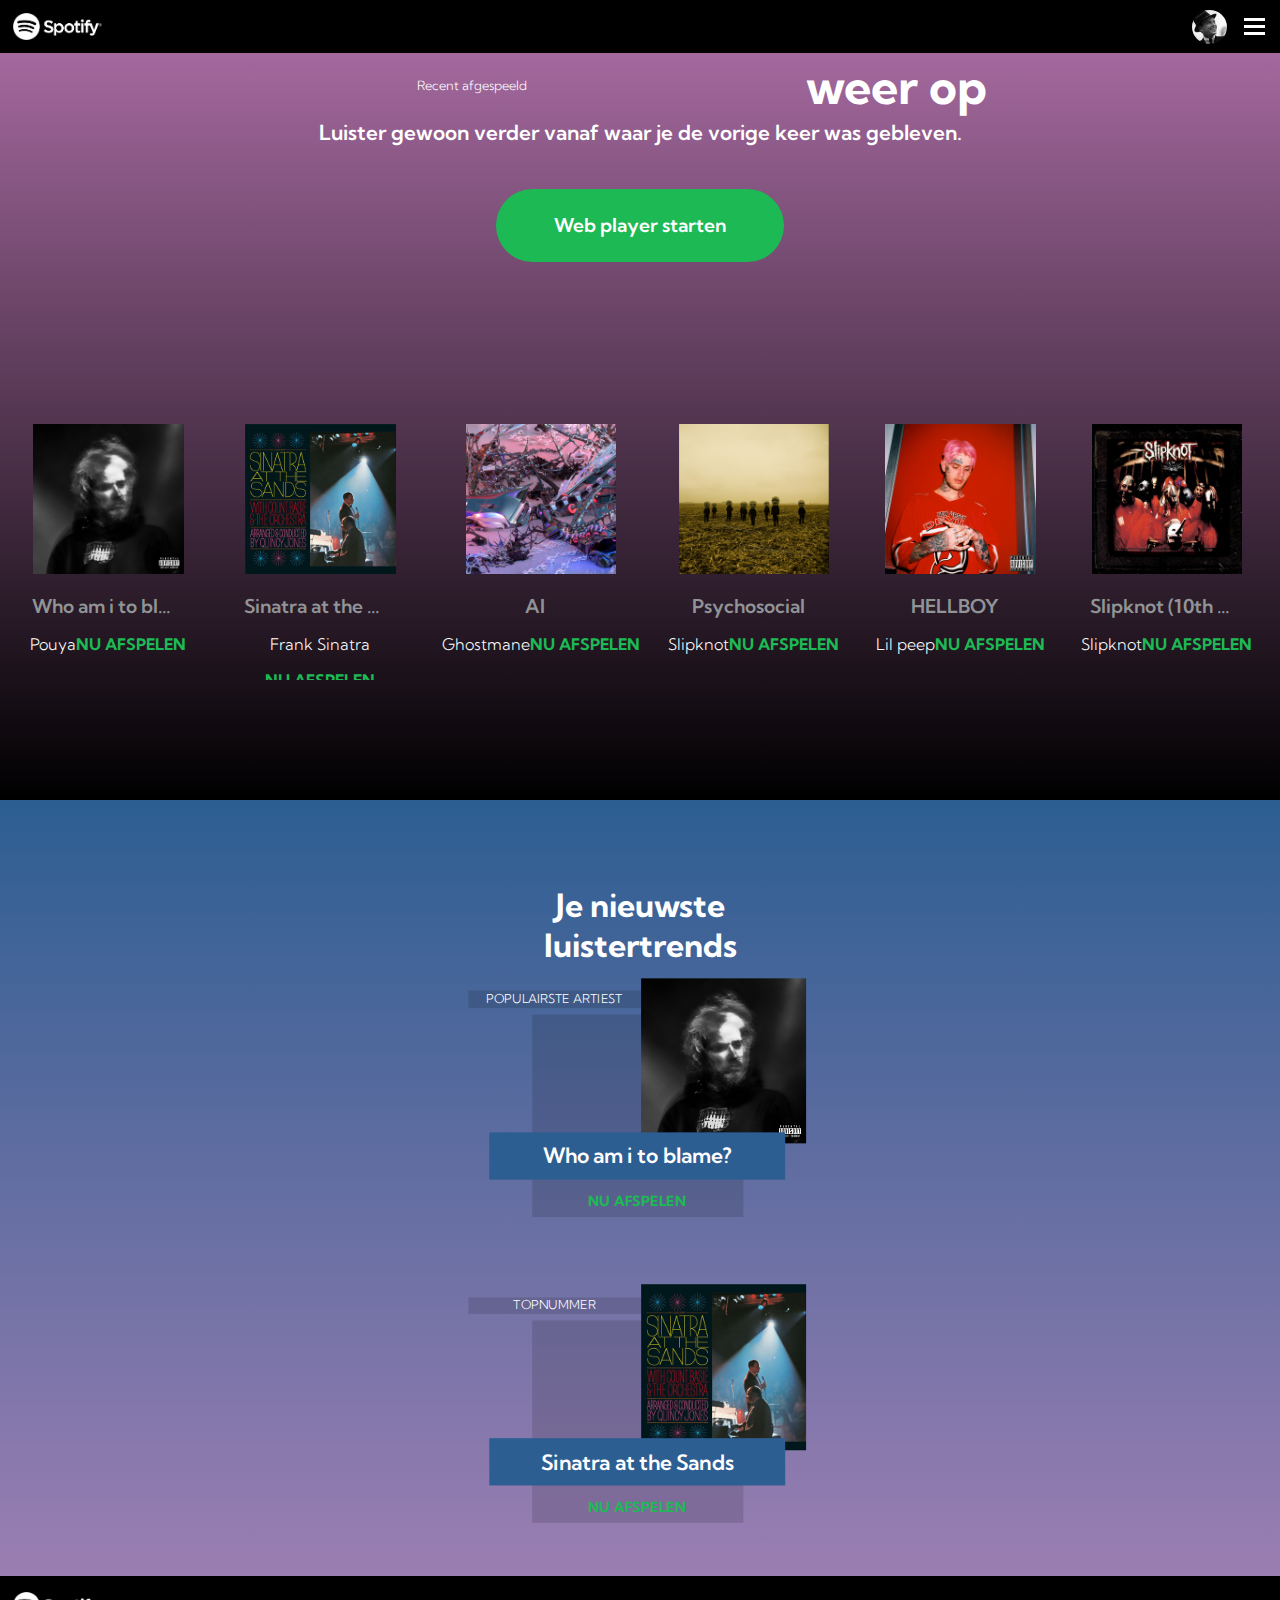
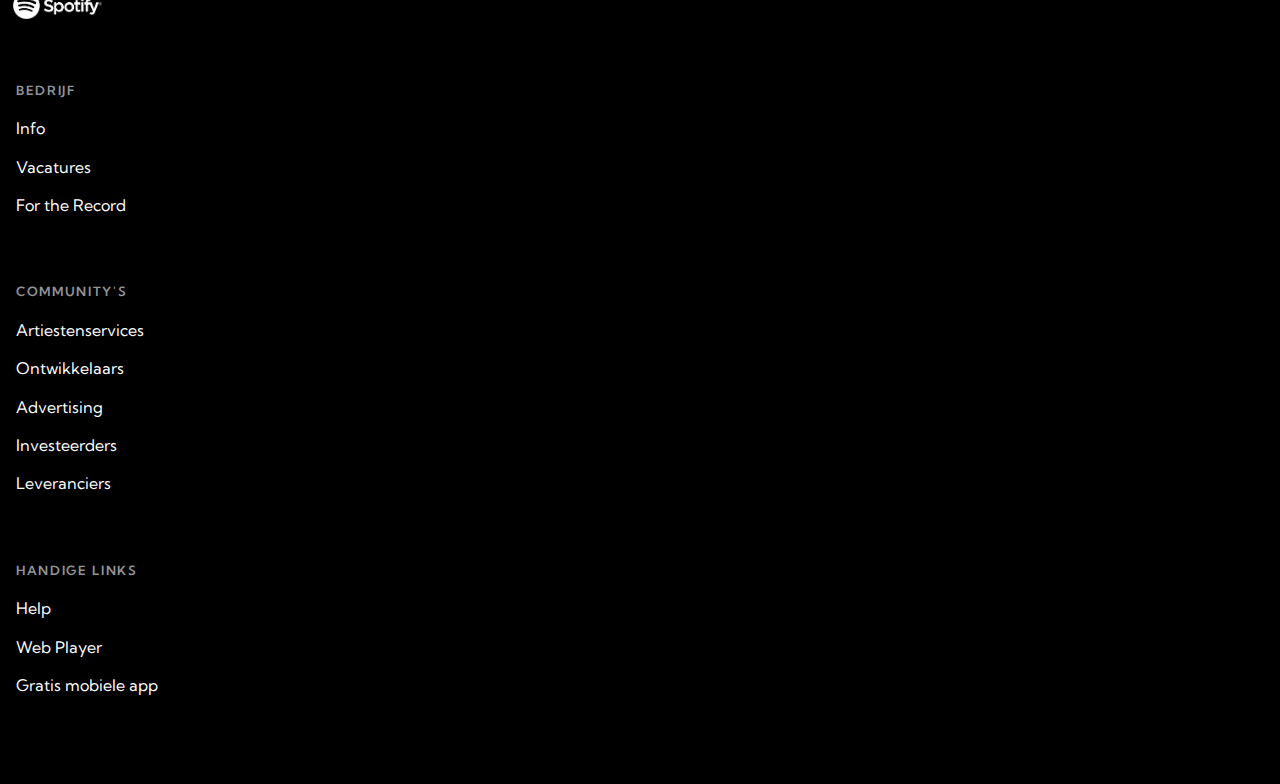
<file: index.html>
<!doctype html>
<html lang="nl">

<head>
	<meta charset="UTF-8">
	<meta name="author" content="jouw naam">
	<meta name="viewport" content="width=device-width, initial-scale=1">
	<link href="https://fonts.googleapis.com/css2?family=Kumbh+Sans:wght@300;400;700&display=swap" rel="stylesheet">
	<link href="styles/style.css" rel="stylesheet">

	<title>Frontend Tim de Roller</title>

</head>

<body>

	<header>
		<ul>
			<li>
				<a href="index.html">
					<img src="images/logo.png">
				</a>
			</li>
			<li>
				<img src="images/maggnessidon.jpg">
			</li>
			<li>
				<button id="burgermenu">
					<div id="burger1" class="burger1"></div>
					<div id="burger2" class="burger2"></div>
					<div id="burger3" class="burger3"></div>
				</button>
			</li>
		</ul>
			<nav id="menu" class="klapmenudicht">
				<a href="help.html">
					<h3>Help</h3>
				</a>
				<img src="images/logo.png">
			</nav>

	</header>

	<main id="page1">

		<section class="section1">

			<section>
				<h1>Recent afgespeeld</h1>
				<h2>Pik de draad weer op</h2>
				<p>Luister gewoon verder vanaf waar je de vorige keer was gebleven.</p>
				<button>Web player starten</button>
			</section>

				<ul>
					<a href="https://open.spotify.com/track/5j8WzS1Ep4wUxRbFX3mztq?si=yESRNbKJQtumWIB9mFwGUA">
						<li>
								<h3>Who am i to blame?</h3>
								<img src="images/pouya.jpg">
								<p>Pouya</p>
								<p>Nu afspelen</p>
						</li>
					</a>
					<a href="https://open.spotify.com/album/2m0W0n7zBYmRNs1QAgoa6Z?si=3J95WIxnQqmt5tWHuuepXQ">
						<li>
							<h3>Sinatra at the Sands</h3>
							<img src="images/frankie3.jpg">
							<p>Frank Sinatra</p>
							<p>Nu afspelen</p>
						</li>
					</a>
					<a href="https://open.spotify.com/track/4OcxBd349UIgErVz81V2TY?si=IOqQJwmBSuOoNui5QAYiSw">
						<li>
							<h3>AI</h3>
							<img src="images/ghostmane.jpg">
							<p>Ghostmane</p>
							<p>Nu afspelen</p>
						</li>
					</a>
					<a href="https://open.spotify.com/track/3RAFcUBrCNaboRXoP3S5t1?si=ZVu47NE-SYaqLFUce5FStQ">
						<li>
							<h3>Psychosocial</h3>
							<img src="images/slipknot.jpg">
							<p>Slipknot</p>
							<p>Nu afspelen</p>
						</li>
					</a>
					<a href="https://open.spotify.com/album/3PGFdp8MUJ25eJjUl0O58X?si=kzibtDQ2S7mO1IQPyS185Q">
						<li>
							<h3>HELLBOY</h3>
							<img src="images/lilpeep.jpg">
							<p>Lil peep</p>
							<p>Nu afspelen</p>
						</li>
					</a>
					<a href="https://open.spotify.com/album/2dL9Q5AtIv4Rw1L6lKcIUc?si=q4BRYY3jQJaw0uNVHcz8sg">
						<li>
							<h3>Slipknot (10th anniversary Edition)</h3>
							<img src="images/slipknot2.jpg">
							<p>Slipknot</p>
							<p>Nu afspelen</p>
						</li>
					</a>
				</ul>

		</section>

		<section class="section2">

				<h1>Je nieuwste luistertrends</h1>

				<ul>
					<a href="https://open.spotify.com/track/5j8WzS1Ep4wUxRbFX3mztq?si=yESRNbKJQtumWIB9mFwGUA">
						<li>
							<h2>Populairste artiest</h2>
							<h3>Who am i to blame?</h3>
							<img src="images/pouya.jpg">
							<p>Nu afspelen</p>
						</li>
					</a>
					<a href="https://open.spotify.com/album/2m0W0n7zBYmRNs1QAgoa6Z?si=3J95WIxnQqmt5tWHuuepXQ">
						<li>
							<h2>Topnummer</h2>
							<h3>Sinatra at the Sands</h3>
							<img src="images/frankie3.jpg">
							<p>Nu afspelen</p>
						</li>
					</a>
				</ul>

		</section>

	</main>

	<footer>

		<img src="images/logo.png" alt="spotify logo">

		<ul>

			<li>
				Bedrijf
			</li>
			<li>
				<a>
					Info
				</a>
			</li>
			<li>
				<a>
					Vacatures
				</a>
			</li>
			<li>
				<a>
					For the Record
				</a>
			</li>
		</ul>

		<ul>
			<li>
				Community's
			</li>
			<li>
				<a>
					Artiestenservices
				</a>
			</li>
			<li>
				<a>
					Ontwikkelaars
				</a>
			</li>
			<li>
				<a>
					Advertising
				</a>
			</li>
			<li>
				<a>
					Investeerders
				</a>
			</li>
			<li>
				<a>
					Leveranciers
				</a>
			</li>
		</ul>

		<ul>
			<li>
				Handige links
			</li>
			<li>
				<a>
					Help
				</a>
			</li>
			<li>
				<a>
					Web Player
				</a>
			</li>
			<li>
				<a>
					Gratis mobiele app
				</a>
			</li>
		</ul>

	</footer>

	<script src="scripts/script.js"></script>

</body>

</html>
</file>
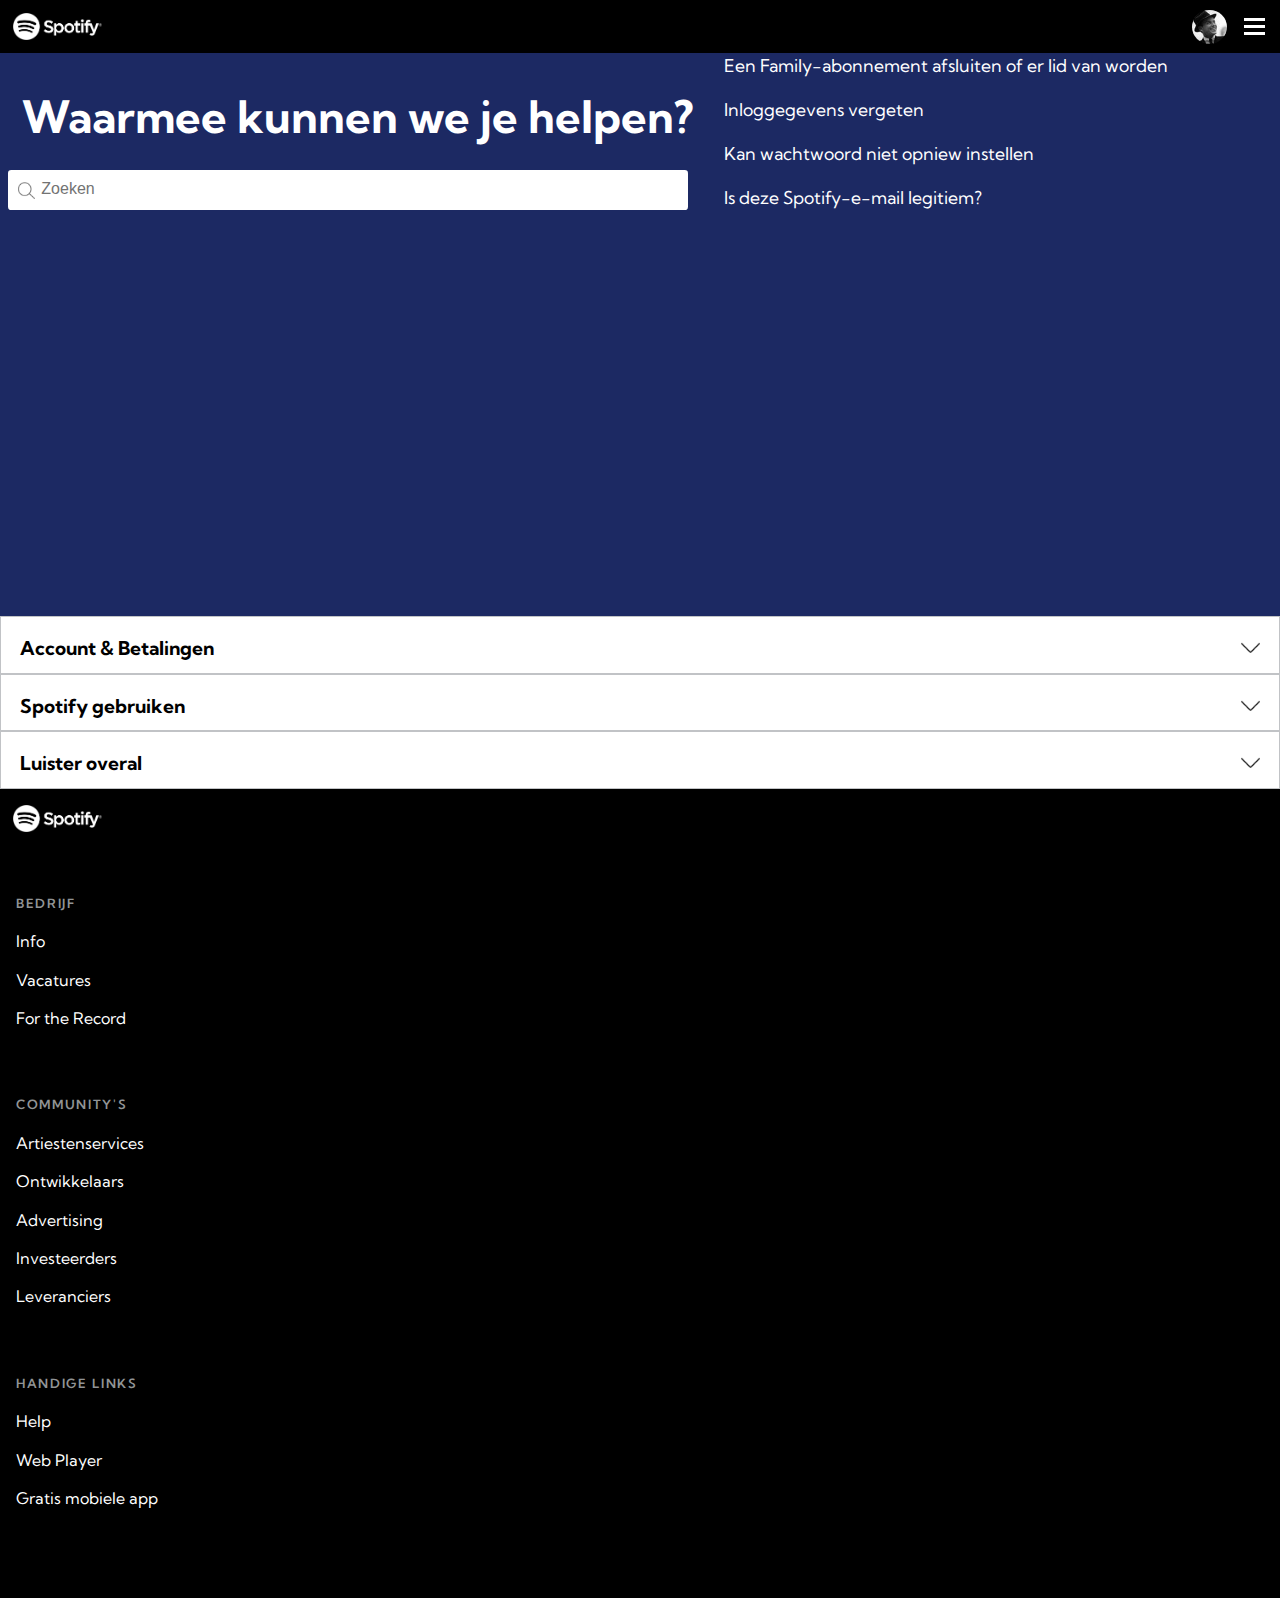
<file: help.html>
<!doctype html>
<html lang="nl">

<head>
	<meta charset="UTF-8">
	<meta name="author" content="jouw naam">
	<meta name="viewport" content="width=device-width, initial-scale=1">
	<link href="https://fonts.googleapis.com/css2?family=Kumbh+Sans:wght@300;400;700&display=swap" rel="stylesheet">
	<!-- <link rel="stylesheet" href="stylesheet.css" type="text/css" charset="utf-8" /> -->
	<link href="styles/style.css" rel="stylesheet">

	<title>Frontend Tim de Roller</title>

</head>

<body>

	<div id="deLeukeDingen">

	</div>

	<div id="audio" hidden>
		<audio src="" id="muziek"></audio>
	</div>

	<header>
		<ul>
			<li id="headerLogo">
				<a href="index.html" id="logoIndex">
					<img src="images/logo.png">
				</a>
			</li>
			<li>
				<img src="images/maggnessidon.jpg">
			</li>
			<li>
				<button id="burgermenu">
					<div id="burger1" class="burger1"></div>
					<div id="burger2" class="burger2"></div>
					<div id="burger3" class="burger3"></div>
				</button>
			</li>
		</ul>
			<nav id="menu" class="klapmenudicht">
				<a href="help.html">
					<h3>Help</h3>
				</a>
				<img src="images/logo.png">
			</nav>

	</header>

	<main id="page2">

		<section class="section1">

			<section>
				<h1>Waarmee kunnen we je helpen?</h1>
        <input type="search" name="zoeken" id="zoeken" placeholder="Zoeken" autocomplete="off">
			</section>

			<ul>
				<li>
					<a>
						<h2>Beste oplossingen</h2>
					</a>
				</li>
				<li>
					<a>
						<h3>Een Family-abonnement afsluiten of er lid van worden</h3>
					</a>
				</li>
				<li>
					<a>
						<h3>Inloggegevens vergeten</h3>
					</a>
				</li>
				<li>
					<a>
						<h3>Kan wachtwoord niet opniew instellen</h3>
					</a>
				</li>
				<li>
					<a>
						<h3>Is deze Spotify-e-mail legitiem?</h3>
					</a>
				</li>
			</ul>

		</section>

		<section class="section2">

			<button id="betalen">
				<h3>Account & Betalingen</h3>
				<div id="pijltje"></div>
			</button>
			<ul class="uldicht" id="betalenUl">
				<li>
					<a>Help bij je account</a>
				</li>
				<li>
					<a>Help bij betalingen</a>
				</li>
				<li>
					<a>Abonnementsopties</a>
				</li>
				<li>
					<a>Premium Family</a>
				</li>
				<li>
					<a>Premium Duo</a>
				</li>
				<li>
					<a>Premium Student</a>
				</li>
				<li>
					<a>Privacy & Veiligheid</a>
				</li>
				<li>
					<a>Oplossing van onlinegeschillen</a>
				</li>
			</ul>

			<button id="gebruiken">
				<h3>Spotify gebruiken</h3>
				<div id="pijltje2"></div>
			</button>
			<ul class="uldicht" id="gebruikenUl">
				<li>
					<a>Aan de slag</a>
				</li>
				<li>
					<a>Afspeellijsten</a>
				</li>
				<li>
					<a>Functies</a>
				</li>
				<li>
					<a>Systeem en instellingen</a>
				</li>
				<li>
					<a>Problemen oplossen</a>
				</li>
			</ul>

			<button id="luisteren">
				<h3>Luister overal</h3>
				<div id="pijltje3"></div>
			</button>
			<ul class="uldicht" id="luisterenUl">
				<li>
					<a>Luidsprekers</a>
				</li>
				<li>
					<a>Tv's</a>
				</li>
				<li>
					<a>Auto's</a>
				</li>
				<li>
					<a>Gaming</a>
				</li>
				<li>
					<a>Smartwatches</a>
				</li>
				<li>
					<a>Smart displays</a>
				</li>
				<li>
					<a>Spraakassistenten</a>
				</li>
			</ul>

		</section>

	</main>

	<footer>

		<img src="images/logo.png" alt="spotify logo">

		<ul>

			<li>
				Bedrijf
			</li>
			<li>
				<a>
					Info
				</a>
			</li>
			<li>
				<a>
					Vacatures
				</a>
			</li>
			<li>
				<a>
					For the Record
				</a>
			</li>
		</ul>

		<ul>
			<li>
				Community's
			</li>
			<li>
				<a>
					Artiestenservices
				</a>
			</li>
			<li>
				<a>
					Ontwikkelaars
				</a>
			</li>
			<li>
				<a>
					Advertising
				</a>
			</li>
			<li>
				<a>
					Investeerders
				</a>
			</li>
			<li>
				<a>
					Leveranciers
				</a>
			</li>
		</ul>

		<ul>
			<li>
				Handige links
			</li>
			<li>
				<a>
					Help
				</a>
			</li>
			<li>
				<a>
					Web Player
				</a>
			</li>
			<li>
				<a>
					Gratis mobiele app
				</a>
			</li>
		</ul>

	</footer>

	<script src="scripts/script.js"></script>
  <script src="scripts/page2.js"></script>

</body>

</html>
</file>
<file: styles/style.css>
/* CSS Document */
*, *::after, *::before {
  box-sizing:border-box;
}

/*
Speciaal font voor DVD
Bron: https://www.pagecloud.com/blog/how-to-add-custom-fonts-to-any-website */
@font-face {
    font-family: 'digitalsymbolsregular';
    src: url('../fonts/dvd-webfont.woff2') format('woff2'),
         url('../fonts/dvd-webfont.woff') format('woff');
    font-weight: normal;
    font-style: normal;

}

body {
  transition: 1s;
  font-family: 'Kumbh Sans', sans-serif;
  color: #fff;
  margin: 0;
  right: 0;
  left: 0;
  -webkit-tap-highlight-color: transparent;
}

/* header */

header {
  position: fixed;
  background-color: black;
  top: 0;
  left: 0;
  right: 0;
  height: 3.3em;
  margin: 0;
  z-index: 100;
}

header ul {
  align-items: center;
  left: 0;
  right: 0;
  top: -0.4em;
  position: absolute;
  display: flex;
  flex-wrap: nowrap;
  justify-content: space-between;
}

header ul li:first-of-type {
  margin-right: auto;
  margin-left: -1.7em;
}

header ul li:nth-of-type(2){
  color: white;
  list-style-type: none;
  margin: 0 2.6em 0em 0em;
}

header ul li:nth-of-type(3){
  color: white;
  list-style-type: none;
  margin: 0 0.7em 0em 0em;
}

header ul li {
  color: white;
  list-style-type: none;
}

header ul li:first-of-type img {
  width: 5.6em;
}

header ul li:nth-of-type(2) img {
  width: 2.2em;
  border-radius: 50%;
}

header ul li:nth-of-type(3) img {
  width: 2.5em;
  border-radius: 50%;
}

header nav img {
  width: 5.6em;
  bottom: 4.1em;
  left: 2.6em;
  position: absolute;
}

header #menu a {
  width: 5.6em;
  font-size: 1.5em;
  left: 1.5em;
  top: 3em;
  position: absolute;
  color: white;
  text-decoration: none;
  transition: 0.1s
}

header #menu a:focus {
  outline: none
  color: #1ed760;
}

header #menu a:active {
  transition: 0s;
  border: none;
  color: #1ed760;
}

header #menu a:hover {
  text-shadow: 0.08em 0.05em 0 #1ed76090;
}

/* hamburger menu */

#burgermenu {
  z-index: 50;
  height: 0.3em;
  width: 1.7em;
  position: absolute;
  margin: 0 0 0 -2.3em;
  background: transparent;
  border: none;
  outline: none;
}

#burgermenu:hover {
  transform: scale(1.1);
}

#burgermenu:focus {
  transform: scale(1.1);
}

.burger1 {
  top: -0.8em;
  position: absolute;
  background-color: white;
  height: 0.2em;
  width: 1.6em;
  transition: 0.2s;
}

.burger1rot {
  transform: rotate(-50deg);
  top: -0.3em;
}

.burger2 {
  top: -0.3em;
  position: absolute;
  background-color: white;
  height: 0.2em;
  width: 1.6em;
  transition: 0.2s;
}

.burger2rot {
  opacity: 0;
}

.burger3 {
  top: 0.2em;
  position: absolute;
  background-color: white;
  height: 0.23em;
  width: 1.6em;
  transition: 0.2s;
}

.burger3rot {
  transform: rotate(50deg);
  top: -0.3em;
}

.klapmenudicht {
  position: fixed;
  z-index: 49;
  width: 100%;
  top: 0;
  right: 0;
  left: 0;
  bottom: 0;
  background-color: #00000010;
  transition: 0.2s;
  transform: translateX(100%);
  opacity: 0;
}

.klapmenuopen {
  transition: 0.2s;
  background-color: #000000;
  transform: translateX(0em);
  opacity: 1;
}

/* main */
/* 1e section */

#page1 .section1 {
  z-index: 1;
  justify-content: center;
  display: flex;
  flex-wrap: wrap;
  position: relative;
  background-color: #9b7eb2;
  background-image: linear-gradient(#af70a9, black 100%);
  height: 50em;
  margin: 0;
}

#page1 .section1 section:first-of-type {
  justify-content: center;
  display: flex;
  flex-wrap: wrap;
  position: relative;
  height: 19em;
  margin: 0;
  left: 0;
  right: 0;
}

#page1 .section1 section:first-of-type h1 {
  flex-basis: 40%;
  font-size: 0.8em;
  text-align: center;
  margin: 6em 0 0 0;
  top: 0em;
  font-weight: 300;
}

#page1 .section1 section:first-of-type h2 {
  max-width: 7em;
  font-size: 3em;
  text-align: center;
  line-height: 1.2;
  margin: 0;
}

#page1 .section1 section:first-of-type p {
  font-size: 1.3em;
  text-align: center;
  margin: 0;
  line-height: 1.3;
  flex-basis: 90%;
  font-weight: 600;
}

#page1 .section1 section:first-of-type button {
  font-family: 'Kumbh Sans', sans-serif;
  color: white;
  background-color: #1db954;
  border-radius: 4em;
  border: none;
  outline: none;
  font-size: 1.2em;
  height: 3.8em;
  width: 15em;
  margin: 2em 0;
  font-weight: 600;
  transition: 0.2s
}

#page1 .section1 section:first-of-type button:hover {
  background-color: #1ED760;
  transition: 0.2s
}

#page1 .section1 section:first-of-type button:focus {
  background-color: #1ED760;
  transition: 0.2s
}

#page1 .section1 section:first-of-type button:active {
  transform: scale(1.05);
  transition: 0.2s
}

/* Ul */

#page1 .section1 section:nth-of-type(2){
  margin: 0;
}

#page1 .section1 ul {
  height:16em;
  width: 112%;
  margin: 0 0 0 -1.4em;
  display: flex;
  overflow-x: scroll;
  overflow-y: hidden;
}

#page1 .section1 ul a {
  text-decoration: none;
}

#page1 .section1 ul li {
  display: flex;
  font-size: 2em;
  flex-basis: 10%;
  flex-wrap: wrap;
  justify-content: center;
  margin: 0 0.6em 0 0;
}

#page1 .section1 ul li:last-of-type {
  padding: 0;
}

#page1 .section1 ul li img {
  width: 4.7em;
  height: 4.7em;
  order: 	1;
}

#page1 .section1 ul li h3:first-of-type {
  color: #919496;
  font-size: 0.6em;
  margin: 1em 0 0 0;
  font-weight: 600;
  width: 8em;
  padding: 0 0.6em 0em 0;
  text-align: center;
  order: 2;
  /* voor de ... omdat het te lang is */
  display: block;
  text-overflow: ellipsis;
  white-space: nowrap;
  overflow: hidden;
}

#page1 .section1 ul:first-of-type li p:first-of-type {
  font-size: 0.5em;
  margin: 1em 0 0 0;
  color: #fff;
  font-weight: 300;
  order: 3;
}

#page1 .section1 ul:first-of-type li p:nth-of-type(2) {
  font-size: 0.5em;
  margin: 1em 0 0 0;
  color: #1DB954;
  text-transform: uppercase;
  font-weight: 700;
  order: 4;
}

/* 2e section */

#page1 .section2 {
  z-index: 1;
  justify-content: center;
  display: flex;
  flex-wrap: wrap;
  position: relative;
  background-image: linear-gradient(#2c5e92, #9b7eb2 100%);
  height: 100%;
  margin: 0;
}

#page1 .section2 section:nth-of-type(2){
  margin: 0;
}
#page1 .section2 h1 {
   text-align: center;
   padding: 2em 0 1em 0;
   width: 11em;
 }

#page1 .section2 ul {
  width: 90%;
  margin: 0 0 0 -1.4em;
  display: flex;
  overflow-x: scroll;
  overflow-y: hidden;
  flex-direction: column;
  position: relative;
  bottom: 3em;
  transform: scale(1.1);
}

#page1 .section2 ul a {
  text-decoration: none;
}

#page1 .section2 ul li {
  display: flex;
  font-size: 2em;
  flex-basis: 10%;
  flex-wrap: wrap;
  justify-content: center;
  margin: 1em 0.78em 3em 0;
  position: relative;
}

#page1 .section2 ul li img {
  z-index: 2;
  width: 4.7em;
  height: 4.7em;
  order: 3;
}

#page1 .section2 ul li h2:first-of-type {
  font-size: 0.35em;
  margin: 1em 0 0.5em 0;
  color: #fff;
  text-transform: uppercase;
  font-weight: 300;
  background-color: #00000020;
  width: 14em;
  height: 1.4em;
  text-align: center;
  order: 1;
}

#page1 .section2 ul li h3:first-of-type {
  z-index: 3;
  color: #fff;
  font-size: 0.6em;
  margin: 0;
  font-weight: 600;
  width: 14em;
  text-align: center;
  bottom: -1.7em;
  background-color: #2d5e92;
  padding: 0.5em 0em 0.5em 0em;
  position: absolute;
  order: 2;
  /* voor de ... als het te lang is */
  display: block;
  text-overflow: ellipsis;
  white-space: nowrap;
  overflow: hidden;
}


#page1 .section2 ul li p:first-of-type {
  z-index: 1;
  font-size: 0.4em;
  margin: 1em 0 0em 0;
  color: #1DB954;
  text-transform: uppercase;
  font-weight: 700;
  position: absolute;
  text-align: center;
  bottom: -5.2em;
  background-color: #00000020;
  width: 15em;
  height: 14.4em;
  padding: 12.6em 0 0 0;
  order: 4;
}

/* page 2
section 1 */

#page2 {
  transition: 5s;
}

#page2 .section1 {
  z-index: 1;
  display: flex;
  flex-wrap: wrap;
  position: relative;

  /* achtergrond van spotify gehaald */
  background: url(https://support.scdn.co/web/_next/static/assets/6f8ae0e/search-mobile.webp) top/100% no-repeat #1c2963;
  height: 38.5em;
  margin: 0;
}

#page2 .section1 section:first-of-type h1 {
  font-size: 2.8em;
  margin: 2em 0.5em 0 0.5em;
  font-weight: 700;
  line-height: 1.2em;
  text-align: center;
}

input {
  line-height: 3em;
  padding: 0 1em;
  color: black;
  background-color: white;
  border: none;
  border-radius: 0.25em;
  outline: none;
  appearance: none;
  width: 95%;
  margin: 2em 0 0 0.6em;
  transition: 0.1s
}

input::placeholder {
  color: #737373;
  font-size: 1.2em;
  font-weight: 400;
}

input[type="search"] {
  position:relative;
  padding:0 1em 0 2.5em;
  background-image: url("../images/search.png");
  background-repeat:no-repeat;
  background-size:1.25em auto;
  background-position:.75em center;
}

/* states voor alle inputs */
input:hover {
  box-shadow: 0.5em 0.5em 1em black;
}

input:focus {
  box-shadow: 0.5em 0.5em 1em black;
  transform: scale(1.03);
}

/* bron: https://stackoverflow.com/questions/22928819/override-the-webkit-search-cancel-button
dit is om het kruisje te veranderen bij de zoekbalk*/
input[type="search"]::-webkit-search-cancel-button {

  /* Remove default */
  -webkit-appearance: none;

  background-repeat:no-repeat;
  background-size:1.25em auto;
  background-position: 0 center;
  position:relative;
  right: 0;
  height: 17px;
  width: 17px;
  background-image: url("../images/kruis2.png");
}

/*de leuke dingen voor in zoeken */
.dvdDIV {
  position: fixed;
  width: 100%;
  height: 100%;
  z-index: 106;
  background-color: green;
}

.dvd {
  position: absolute;
  opacity: 0;
  font-family: 'digitalsymbolsregular', Arial, sans-serif;
}

.dvdAnimatie {
  margin: 0;
  position: fixed;
  font-size: 5em;
  z-index: 101;
  animation: dvd 40s;
  animation-iteration-count: infinite;
  animation-timing-function: linear;
  opacity: 1;
}

#deLeukeDingen {
  transition: 5s;
  width: 100%;
  height: 100%;
}

.starwars {
  transition: 10s;
  background-color: black;
  z-index: 99;
  position: fixed;
}

.starwarsBackground {
  animation: starwarsVechtenBackground 15s;
  animation-iteration-count: infinite;
}

.saberStok {
  animation: starwarsStok 34s;
  animation-fill-mode: forwards;
}

.saberRechts {
  animation: starwarsRechts 34s;
  animation-fill-mode: forwards;
}

.saberLinks {
  animation: starwarsLinks 34s;
  animation-fill-mode: forwards;
}

.zwaaien {
  animation: starwarsVechten 15s;
  animation-iteration-count: infinite;
  animation-timing-function: ease-in-out;
}

@keyframes starwarsStok {
  0% {
    transform: translate( 0, 0);
  }
  50% {
    top: 0;
    width: 23vw;
    height: 0.5em;
    transform: translate(-50vw, 47vh);
    z-index: 2;
    border-radius: 0.2em;
    border: darkgray 1px solid;
    background-color: gray;
  }
  100% {
    top: 0;
    width: 23vw;
    height: 0.5em;
    transform: translate(-50vw, 47vh);
    z-index: 2;
    border-radius: 0.2em;
    border: darkgray 1px solid;
    background-color: gray;
  }
}

@keyframes starwarsRechts {
  0% {
    transform: translate( 0, 0);
  }
  50% {
    top: 0;
    width: 23vw;
    height: 0.5em;
    transform: translate(-50vw, 47vh);
    z-index: 1;
    border-radius: 0.2em;
    border: darkgray 1px solid;
    box-shadow: 0 0 0 black;
    background-color: gray;
  }
  55% {
    top: 0;
    width: 0vw;
    height: 0.5em;
    transform: translate(-50vw, 47vh);
    z-index: 1;
    border-radius: 0.2em;
    border: none;
    background-color: gray;
    box-shadow: 0 0 0 black;
  }
  63% {
    top: 0;
    width: 0vw;
    height: 0.5em;
    transform: translate(-28vw, 47vh);
    z-index: 1;
    border-radius: 0.2em;
    background-color: black;
    box-shadow: 0 0 0 black;
  }
  65% {
    top: 0;
    width: 36vw;
    height: 0.5em;
    transform: translate(-28vw, 47vh);
    background-color: red;
    border-radius: 2em;
    box-shadow: 0em 0em 1em red;
    z-index: 1;
  }
  100% {
    top: 0;
    width: 36vw;
    height: 0.5em;
    transform: translate(-28vw, 47vh);
    background-color: red;
    border-radius: 2em;
    box-shadow: 0em 0em 1em red;
    z-index: 1;
  }
}

@keyframes starwarsLinks {
  0% {
    transform: translate( 0, 0);
  }
  50% {
    top: 0;
    width: 23vw;
    height: 0.5em;
    transform: translate(-50vw, 47vh);
    z-index: 1;
    border-radius: 0.2em;
    border: darkgray 1px solid;
    background-color: gray;
    box-shadow: 0 0 0 black;
  }
  55% {
    top: 0;
    width: 0vw;
    height: 0.5em;
    transform: translate(-50vw, 47vh);
    z-index: 1;
    border-radius: 0.2em;
    border: none;
    background-color: black;
    box-shadow: 0 0 0 black;
  }
  63% {
    top: 0;
    width: 0vw;
    height: 0.5em;
    transform: translate(-49vw, 47vh);
    background-color: red;
    border-radius: 2em;
    box-shadow: 0 0 0 black;
    z-index: 1;
  }
  65% {
    top: 0;
    width: 36vw;
    height: 0.5em;
    transform: translate(-85vw, 47vh);
    background-color: red;
    border-radius: 2em;
    box-shadow: 0em 0em 1em red;
    z-index: 1;
  }
  100% {
    top: 0;
    width: 36vw;
    height: 0.5em;
    transform: translate(-85vw, 47vh);
    background-color: red;
    border-radius: 2em;
    box-shadow: 0em 0em 1em red;
    z-index: 1;
  }
}

@keyframes starwarsVechten {
  0% {
    transform: translate( 0, 0);
  }
  10% {
    transform: rotate3d(18, 23, -8, 50deg);
  }
  20% {
    transform: rotate3d(44, 43, 57, 38deg) translate(-23vw, 20vh) rotate(20deg);
  }
  30% {
    transform: rotate3d(44, -10, -9, 38deg) translate(23vw, 20vh) rotate(60deg);
  }
  40% {
    transform: rotate3d(15, -10, -9, 41deg) translate(-23vw, 45vh) rotate(30deg);
  }
  50% {
    transform: rotate3d(1, 1, 10, 75deg) translate(10vw, -32vh) rotate(-10deg);
  }
  60% {
    transform: rotate3d(29, 1, 10, 75deg) translate(10vw, 32vh) rotate(20deg);
  }
  70% {
    transform: rotate3d(0, 20, 10, 51deg) translate(37vw, 31vh) rotate(-10deg);
  }
  80% {
    transform: rotate3d(0, 20, 10, 152deg) translate(37vw, 31vh) rotate(-20deg);
  }
  90% {
    transform: rotate3d(0, 20, 10, -57deg) translate(-55vw, 31vh) rotate(0deg);
  }
  100% {
    transform: translate( 0, 0);
  }
}

@keyframes starwarsVechtenBackground {
  0% {
    box-shadow: inset 0px 1em 30px #FF000080;
  }
  10% {
    box-shadow: inset -20px 1.5em 30px #FF000080;
  }
  20% {
    box-shadow: inset 20px 1.5em 30px #FF000080;
  }
  30% {
    box-shadow: inset 20px 1em 30px #FF000080;
  }
  40% {
    box-shadow: inset 20px -1em 30px #FF000080;
  }
  50% {
    box-shadow: inset 20px 2em 30px #FF000080;
  }
  60% {
    box-shadow: inset 37px 2em 30px #FF000080;
  }
  70% {
    box-shadow: inset 11px -2em 30px #FF000080;
  }
  80% {
    box-shadow: inset 21px -1em 30px #FF000080;
  }
  90% {
    box-shadow: inset -22px -1em 30px #FF000080;
  }
  100% {
    box-shadow: inset 0px 1em 30px #FF000080;
  }
}

@keyframes dvd {
  0% {
     transform: translate(0, 0);
     color: blue;
  }
  10% {
     transform: translate(calc(100vw - 42vw), calc(100vh - 8.7vh));
     color: green;
  }
  17% {
     transform: translate(calc(100vw - 100vw), calc(100vh - 50vh));
     color: red;
  }
  26% {
     transform: translate(calc(100vw - 42vw), calc(100vh - 91vh));
     color: purple;
  }
  28% {
     transform: translate(calc(100vw - 60vw), calc(100vh - 100vh));
     color: blue;
  }
  39% {
     transform: translate(calc(100vw - 100vw), calc(100vh - 47vh));
     color: yellow;
  }
  47% {
    transform: translate(calc(100vw - 42vw), calc(100vh - 13vh));
    color: orange;
  }
  48.5% {
     transform: translate(calc(100vw - 49vw), calc(100vh - 8.7vh));
     color: red;
  }
  57% {
     transform: translate(calc(100vw - 100vw), calc(100vh - 49.7vh));
     color: purple;
  }
  62% {
     transform: translate(calc(100vw - 42vw), calc(100vh - 71.7vh));
     color: orange;
  }
  70% {
     transform: translate(calc(100vw - 100vw), calc(100vh - 91.7vh));
     color: green;
  }
  74% {
     transform: translate(calc(100vw - 71vw), calc(100vh - 99.7vh));
     color: pink;
  }
  80% {
     transform: translate(calc(100vw - 42vw), calc(100vh - 77.7vh));
     color: purple;
  }
  90% {
     transform: translate(calc(100vw - 50vw), calc(100vh - 8.7vh));
     color: red;
  }
  100% {
    transform: translate(0, 0);
    color: blue;
  }
}

.starfoxvoor {
  animation: barrelrollvoor 8.5s;
  animation-timing-function: ease-in-out;
}

.starfox {
  animation: barrelroll 8s;
  animation-timing-function: ease-in-out;
  animation-iteration-count: infinite;
}

.starfoxBackground {
  background: url(../images/starfoxbackground.gif) no-repeat;
  background-size: 100% 100vh;
}

@keyframes barrelrollvoor {
  0% {
    transform: 0;
  }
  100% {
    transform: perspective(10em) rotateX(60deg) scale(0.21);
    height: 38em;
    width: 100vw;
    box-shadow: 0em 13em 8em -5em #ff993380;
  }
}

@keyframes barrelroll {
  0% {
    transform: perspective(10em) rotateX(60deg) scale(0.21);
    height: 38em;
    width: 100vw;
    box-shadow: 0em 13em 8em -5em #ff993380;
  }
  10% {
    transform: perspective(10em) rotateZ(60deg) rotateX(60deg) scale(0.21);
    height: 38em;
    width: 100vw;
    box-shadow: 0em 13em 8em -5em #ff993380;
  }
  20% {
    transform: perspective(10em) rotateZ(-60deg) rotateX(60deg) scale(0.21);
    height: 38em;
    width: 100vw;
    box-shadow: 0em 18em 8em -5em #ff660080;
  }
  40% {
    transform: perspective(10em) rotateZ(359deg) rotateX(60deg) scale(0.21);
    height: 38em;
    width: 100vw;
    box-shadow: 0em 15em 10em -5em #ffcc0080;
  }
  50% {
    transform: perspective(10em) rotateZ(0deg) rotateX(60deg) scale(0.21);
    height: 38em;
    width: 100vw;
    box-shadow: 0em 16em 10em -5em #ff993380;
  }
  60% {
    transform: perspective(10em) rotateZ(-50deg) rotateX(60deg) scale(0.21);
    height: 38em;
    width: 100vw;
    box-shadow: 0em 15em 8em -5em #ff660080;
  }
  70% {
    transform: perspective(10em) rotateZ(50deg) rotateX(60deg) scale(0.21);
    height: 38em;
    width: 100vw;
    box-shadow: 0em 17em 7em -5em #ffcc0080;
  }
  80% {
    transform: perspective(10em) rotateZ(-400deg) rotateX(60deg) scale(0.21);
    height: 38em;
    width: 100vw;
    box-shadow: 0em 15em 9em -5em #ff993380;
  }
  100% {
    transform: perspective(10em) rotateZ(0deg) rotateX(60deg) scale(0.21);
    height: 38em;
    width: 100vw;
    box-shadow: 0em 13em 8em -5em #ff993380;
  }
}

.tiny {
  transform: scale(0.3);
}

/* section 2 */

#page2 .section1 h2:first-of-type {
  color: #d9d9d9;
  font-weight: 400;
  text-transform: uppercase;
  letter-spacing: 0.13em;
  margin: 0;
  font-size: 0.8em;
}

#page2 .section1 ul:first-of-type {
  list-style-type: none;
  padding: 0;
  margin: 0;
}

#page2 .section1 ul:first-of-type li {
  margin: 1.2em 0 0 0.5em;
}

#page2 .section1 ul:first-of-type li h3 {
  margin: 0;
  font-weight: 400;
  font-size: 1.1em;
  line-height: 1.4em;
}

/* section 2 */

#page2 .section2 button {
  width: 100%;
  display: flex;
  font-family: 'Kumbh Sans', sans-serif;
  color: black;
  background-color: white;
  border: 1px solid #c1c3c6;
  outline: none;
  font-size: 1.2em;
  height: 3em;
  font-weight: 600;
  transition: 0.2s;
  position: relative;
  justify-content: space-between;
  z-index: 50;
}

#page2 .section2 button h3 {
  margin: 0;
  font-size: 1em;
  left: 1em;
  top: 1em;
  position: absolute;
  }

#page2 .section2 button img {
  margin: 0;
  width: 0.7em;
  position: absolute;
  right: 1em;
  top: 1.1em;
}

#page2 .section2 button div {
  background-image: url(../images/pijl2.png);
  margin: 0;
  width: 1em;
  height: 1em;
  position: absolute;
  right: 1em;
  top: 1.1em;
  background-size: 1em;
}

#page2 .section2 button .pijlopen {
  background-image: url(../images/pijl.png);
}

#page2 .section2 ul {
  color: #2d46b9;
  transition: 0.2s;
  background-color: #eee;
  list-style: none;
  margin: 0;
  padding: 0.6em 0 0.6em 1em;
}

#page2 .section2 ul li {
  line-height: 2.2em;
  font-size: 1.1em;
  font-weight: 600;
}

#page2 .section2 .uldicht {
  color: transparent;
  transition: 0s;
  height: 0;
  padding: 0 0 0 1em;
  transform: translateY(-100%);
  z-index: 100;
}

/* footer */

footer {
  background-color: black;
}

footer img:first-of-type {
  width: 5.6em;
  margin: 1em 0 0 0.8em;
}

footer ul {
  line-height: 2.4em;
  margin: 3em 0 0 0;
  padding: 0 0 0 1em;
}

footer ul li {
  list-style-type: none;
}

footer ul li:first-of-type {
  font-size: 0.8em;
  color: #919496;
  font-weight: 600;
  text-transform: uppercase;
  letter-spacing: 0.13em;
}

footer ul li {
  font-size: 1em;
  font-weight: 400;
}

footer ul:last-of-type{
  padding: 0 0 5em 1em;
}
</file>
<file: stylesheet.css>
/*! Generated by Font Squirrel (https://www.fontsquirrel.com) on October 15, 2020 */



@font-face {
    font-family: 'digitalsymbolsregular';
    src: url('dvd-webfont.woff2') format('woff2'),
         url('dvd-webfont.woff') format('woff');
    font-weight: normal;
    font-style: normal;

}
</file>
